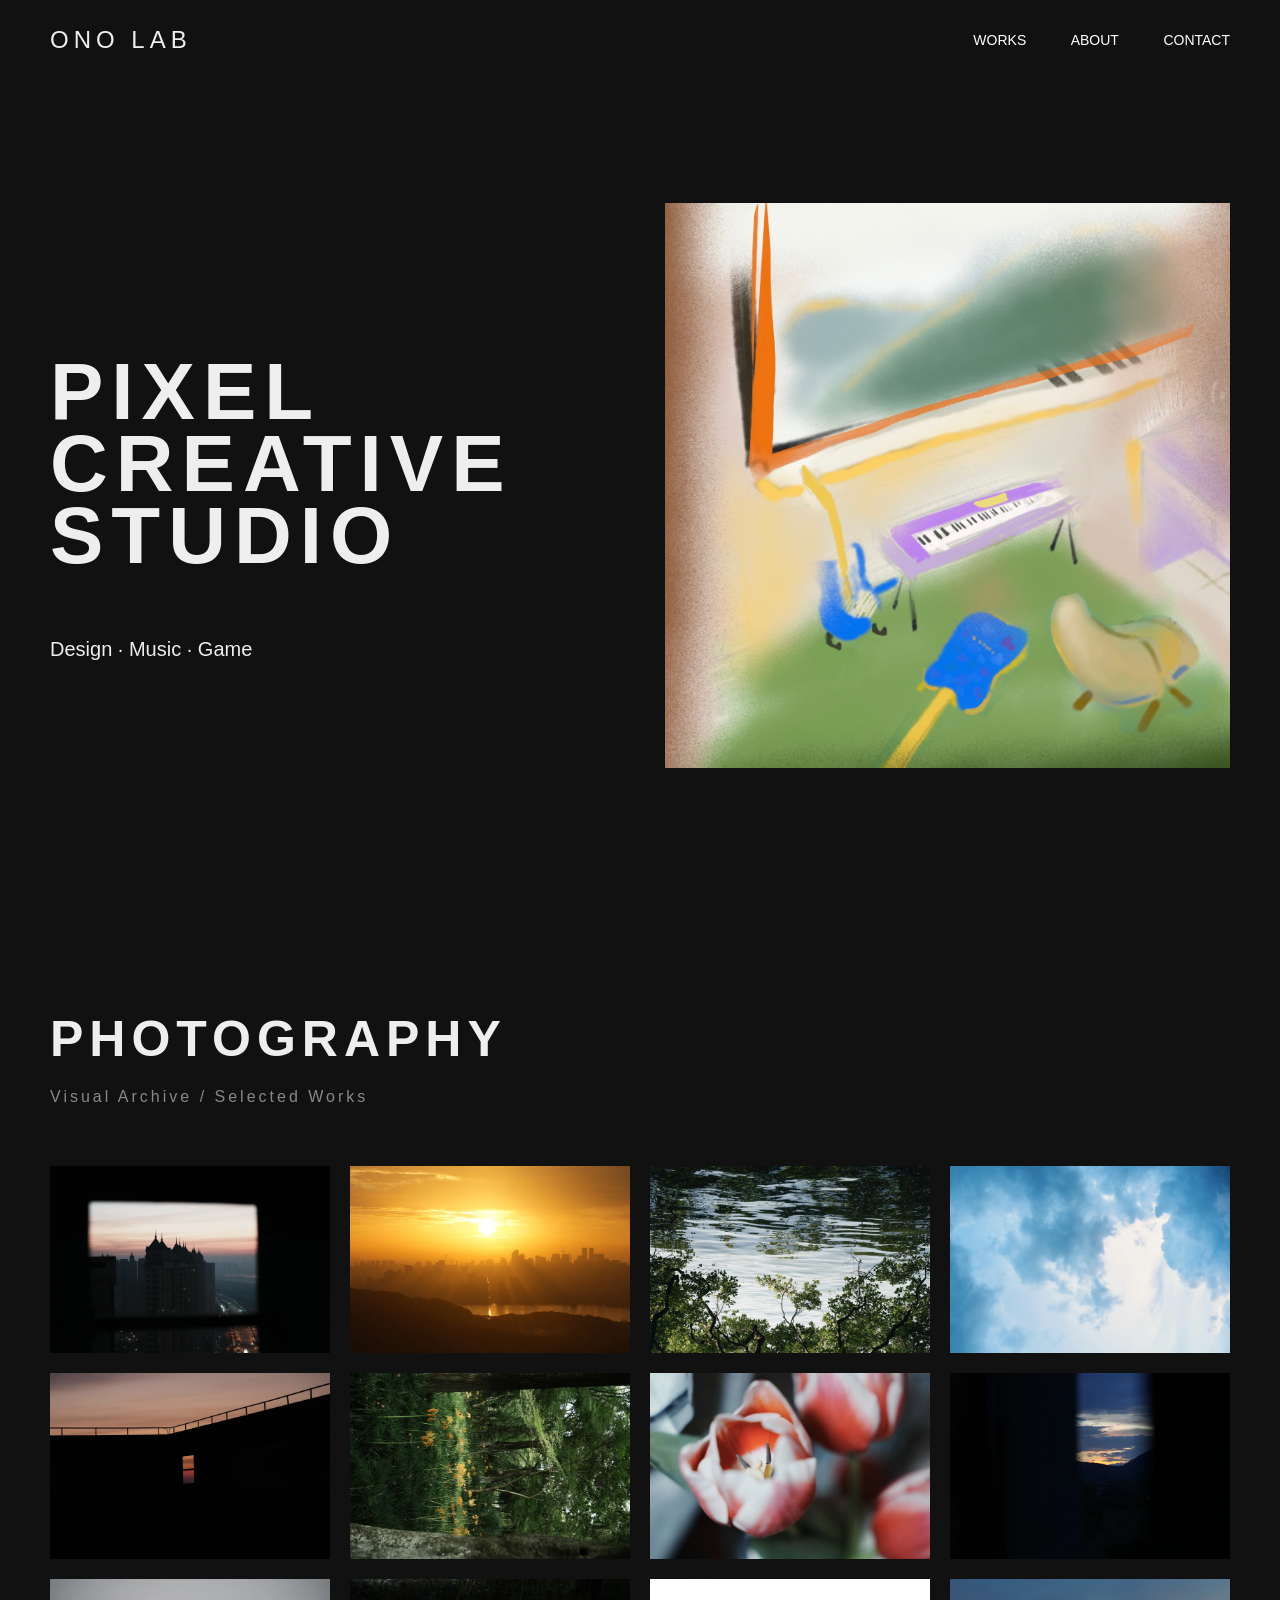
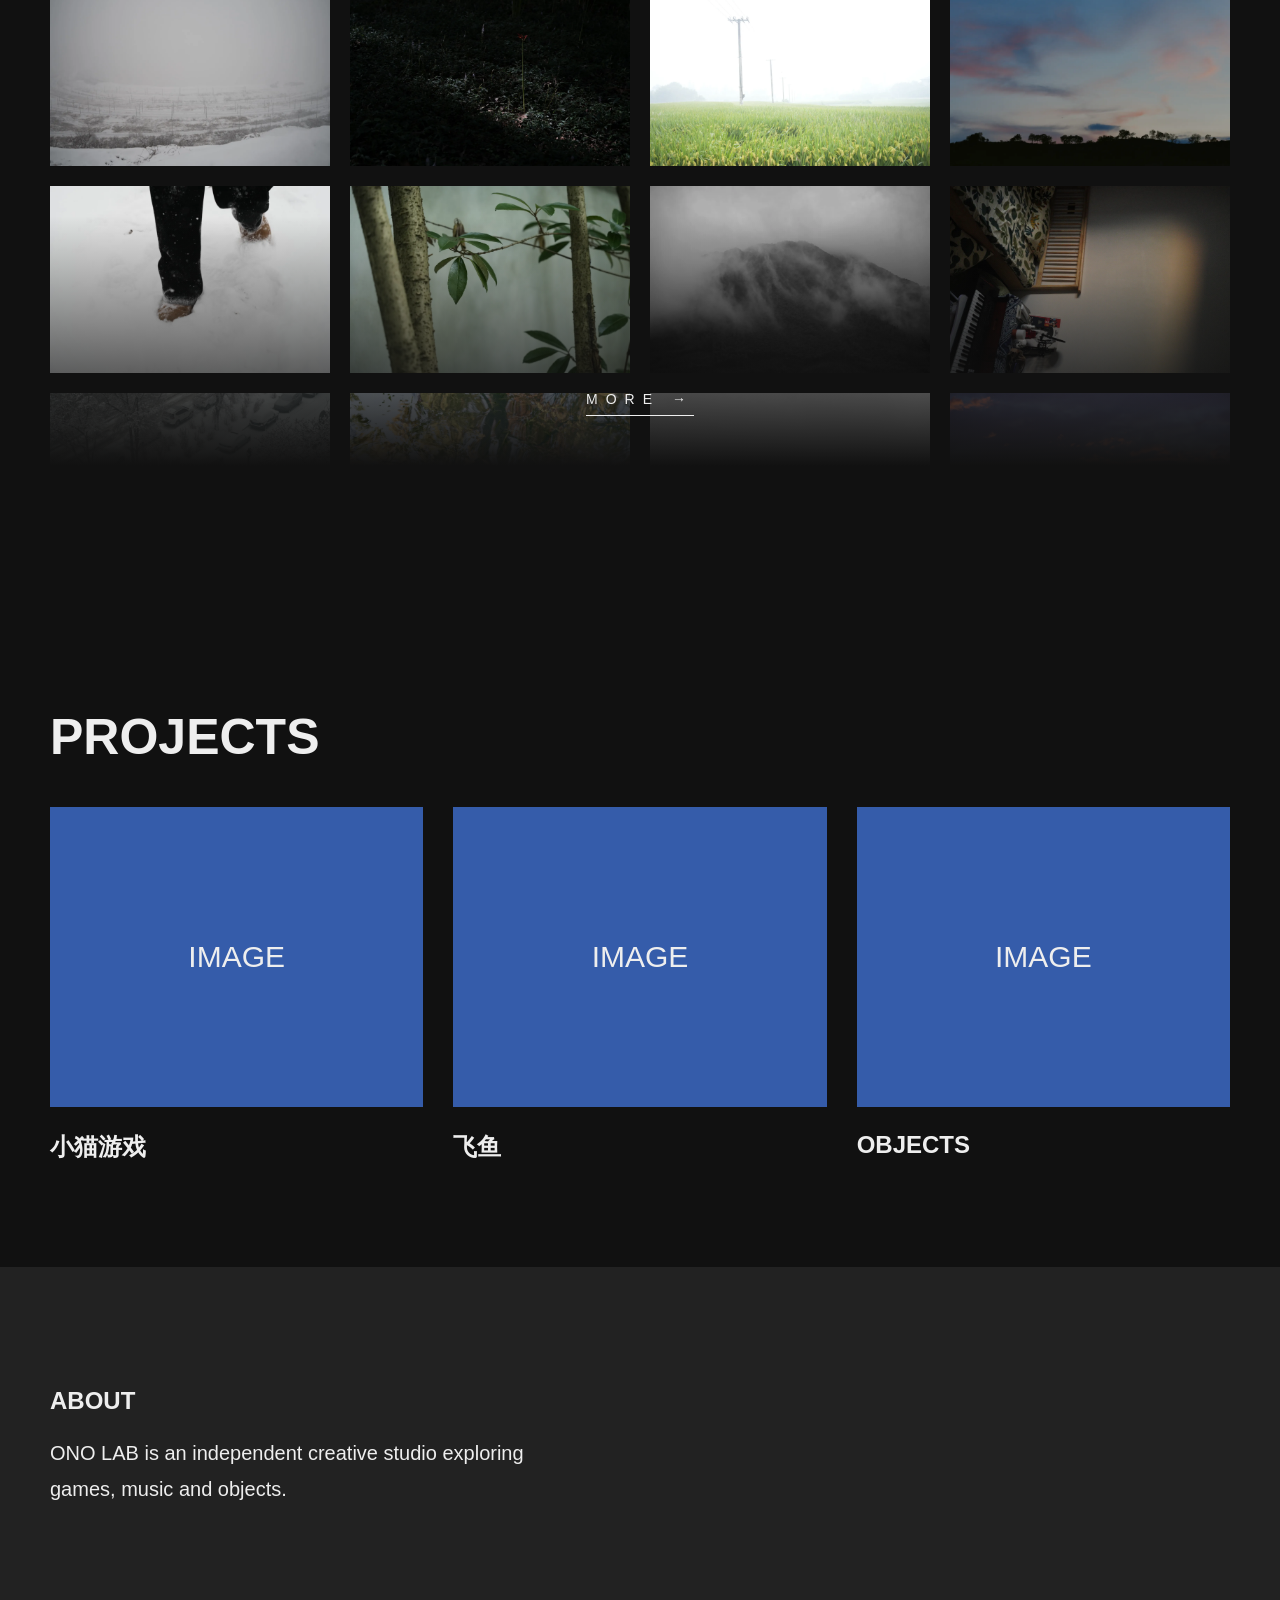
<file: index.html>
<!DOCTYPE html>
<html>

<head>

<title>ONO LAB</title>

<link rel="icon" href="image/logo.JPG">

<link rel="stylesheet" href="style.css">

</head>


<body>


<!-- 顶部导航 -->
<header>

    <div class="logo">
        ONO LAB
    </div>


    <nav>
        <a href="#">WORKS</a>
        <a href="#">ABOUT</a>
        <a href="#">CONTACT</a>
    </nav>


</header>




<!-- 首页第一屏 -->
<section class="hero">


    <div class="hero-text">

        <h1>
            PIXEL<br>
            CREATIVE<br>
            STUDIO
        </h1>


        <p>
            Design · Music · Game
        </p>


    </div>



    <!-- 主视觉图片 -->
    <div class="hero-image">

        <img src="image/hero1.jpg">

    </div>



</section>






<!-- 摄影作品区域 -->
<section class="photography">


<h2>
PHOTOGRAPHY
</h2>


<p class="subtitle">
Visual Archive / Selected Works
</p>


<div class="photo-wrapper">


    <div class="photo-grid" id="photoGrid">

    </div>


    <div class="photo-mask">

     <a href="photography.html" class="more">
    MORE →
</a>

    </div>


</div>


</section>


    <!-- JS会自动生成图片 -->
    <div class="photo-grid" id="photoGrid">


    </div>



</section>







<!-- 项目区域 -->
<section class="projects">


    <h2>
        PROJECTS
    </h2>



    <div class="project-grid">



        <div class="card">


            <div class="image-box">
                IMAGE
            </div>


            <h3>
                小猫游戏
            </h3>


        </div>





        <div class="card">


            <div class="image-box">
                IMAGE
            </div>


            <h3>
                飞鱼
            </h3>


        </div>





        <div class="card">


            <div class="image-box">
                IMAGE
            </div>


            <h3>
                OBJECTS
            </h3>


        </div>



    </div>


</section>







<!-- 关于区域 -->
<section class="about">


    <h2>
        ABOUT
    </h2>



    <p>
        ONO LAB is an independent creative studio exploring
        games, music and objects.
    </p>



</section>






<!-- JavaScript -->
<script src="photos.js"></script>

<script src="script.js"></script>



</body>

</html>
</file>
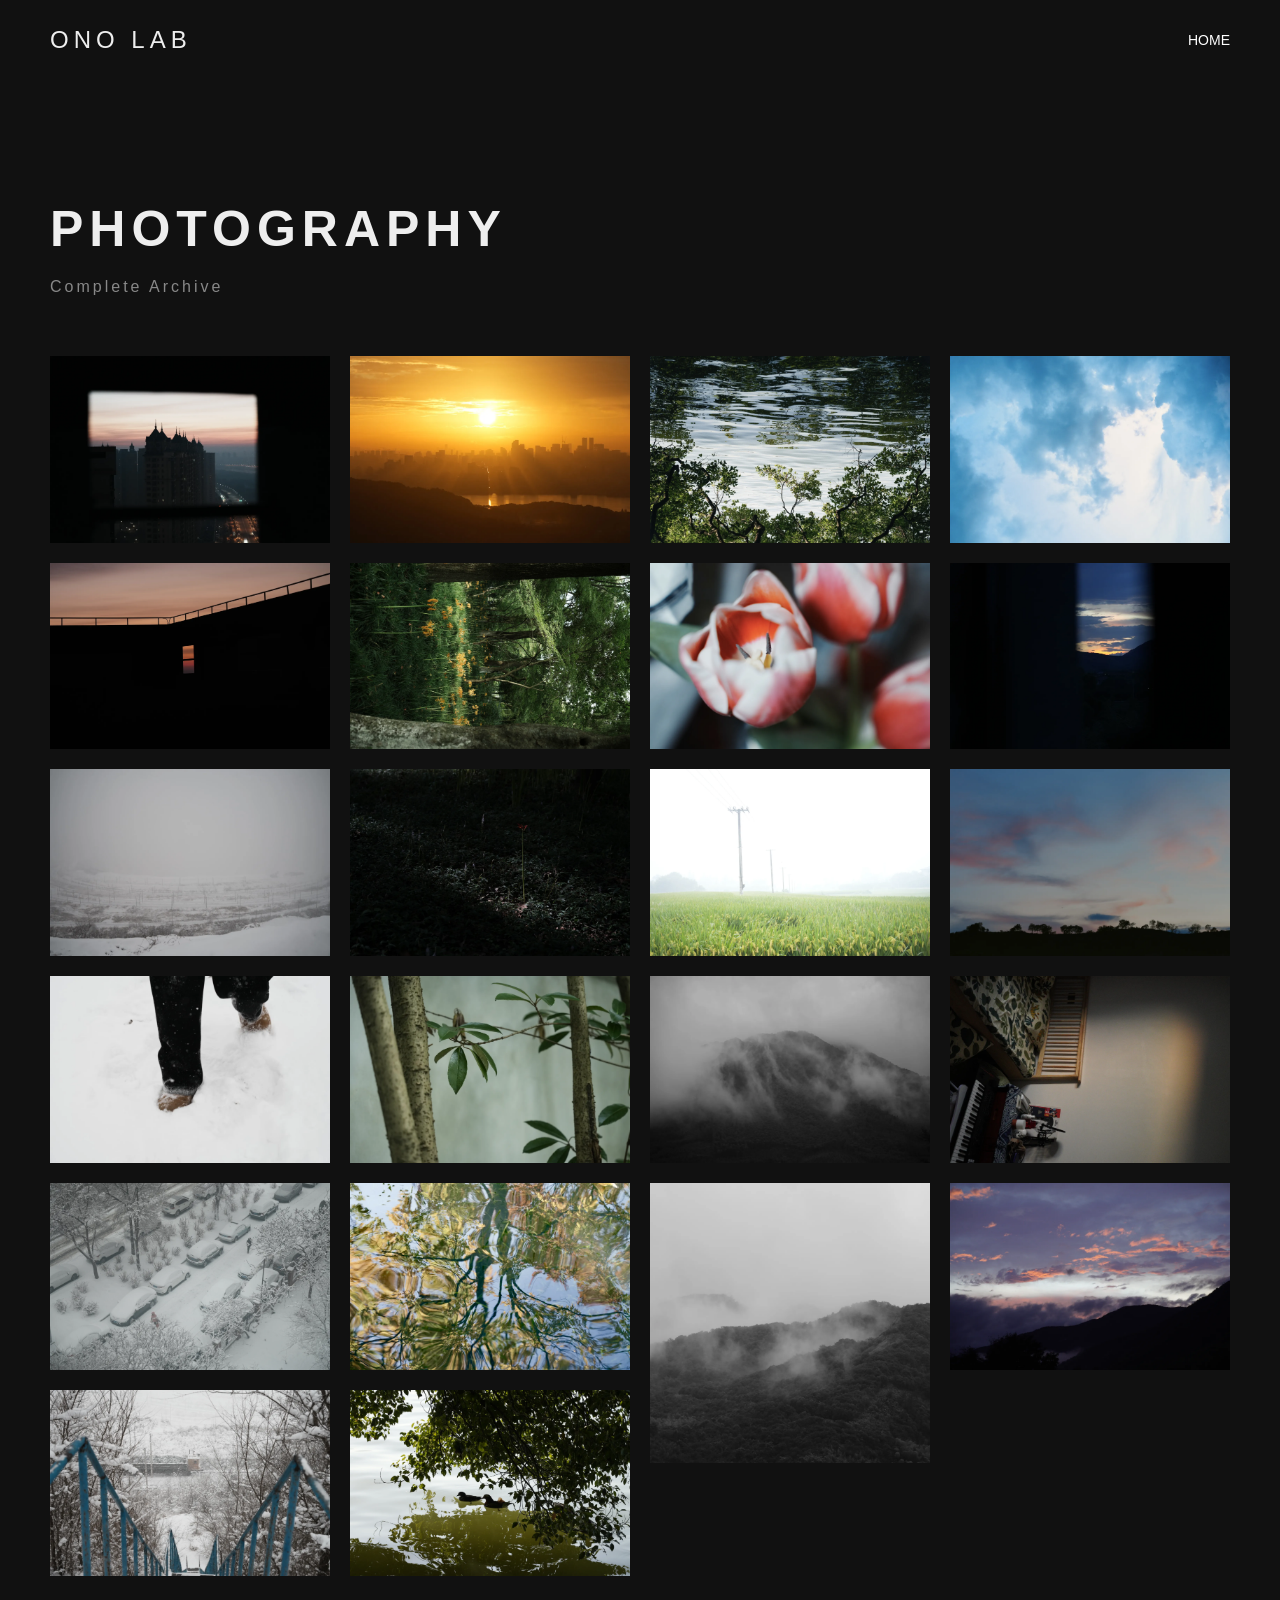
<file: photography.html>
<!DOCTYPE html>
<html>

<head>

<title>ONO LAB - Photography</title>

<link rel="stylesheet" href="style.css">

</head>


<body>


<header>

<div class="logo">
ONO LAB
</div>


<nav>

<a href="index.html">
HOME
</a>

</nav>


</header>



<section class="photography">


<h2>
PHOTOGRAPHY
</h2>


<p class="subtitle">
Complete Archive
</p>


<div class="photo-grid" id="photoGrid">


</div>


</section>




<script src="photos.js"></script>

<script src="script.js"></script>


</body>

</html>
</file>
<file: style.css>
*{
    box-sizing:border-box;
}



body{

    margin:0;

    background:#111;

    color:#eee;

    font-family:
    Arial,
    sans-serif;

}



header{

    height:80px;

    padding:30px 50px;

    display:flex;

    justify-content:space-between;

    align-items:center;

}



.logo{

    font-size:24px;

    letter-spacing:5px;

}



nav a{

    color:white;

    text-decoration:none;

    margin-left:40px;

    font-size:14px;

}





.hero{

    min-height:90vh;

    padding:60px 50px;


    display:flex;

    gap:50px;

    align-items:center;

}



.hero-text{

    flex:1;

}



.hero-text h1{


    font-size:80px;

    line-height:0.9;

    letter-spacing:8px;

}



.hero-text p{

    margin-top:40px;

    font-size:20px;

}





.hero-image{


    flex:1;


    height:600px;


    display:flex;

    justify-content:center;

    align-items:center;


    font-size:40px;


    image-rendering:auto;

}



/* 首页主视觉图片 */

.hero-image img{

    width:100%;

    height:100%;

    object-fit:contain;

}





.projects{


    padding:80px 50px;


}



.projects h2{

    font-size:50px;

}





.project-grid{


    display:grid;

    grid-template-columns:
    repeat(3,1fr);


    gap:30px;


}



.image-box{


    height:300px;

    background:#355caa;


    display:flex;

    justify-content:center;

    align-items:center;


    font-size:30px;

}


/* 项目图片 */

.image-box img{

    width:100%;

    height:100%;

    object-fit:contain;

}



.card h3{

    font-size:24px;

}





.about{


    padding:100px 50px;


    background:#222;


}


.about p{

    max-width:500px;

    font-size:20px;

    line-height:1.8;

}
/* =====================
   Photography
===================== */


.photography{

    padding:120px 50px;

}



.photography h2{

    font-size:50px;

    letter-spacing:6px;

    margin:0 0 20px 0;

}



.photography .subtitle{

    color:#888;

    font-size:16px;

    letter-spacing:3px;

    margin-bottom:60px;

}



/* 瀑布流图片墙 */

.photo-grid{

    columns:4;

    column-gap:20px;

}



/* 图片 */

.photo-grid img{

    width:100%;

    display:block;

    margin-bottom:20px;

    break-inside:avoid;


    transition:
        transform 0.8s cubic-bezier(.2,.8,.2,1),
        opacity 0.5s;

}



.photo-grid img:hover{

    transform:scale(1.12);

    opacity:0.75;

}



/* 鼠标经过 */

.photo-grid img:hover{

    transform:scale(1.12);

    opacity:0.85;

}





/* MORE */

.more{

    display:block;

    margin-top:70px;

    color:#eee;

    text-decoration:none;

    font-size:14px;

    letter-spacing:6px;

    transition:0.3s;

}



.more:hover{

    opacity:0.5;

}







/* =====================
   Responsive
===================== */


@media(max-width:1200px){


    .photo-grid{

        columns:3;

    }


}




@media(max-width:768px){


    .photography{

        padding:80px 20px;

    }



    .photography h2{

        font-size:36px;

    }



    .photo-grid{

        columns:2;

        column-gap:15px;

    }



    .photo-grid img{

        margin-bottom:15px;

    }


}
.photo-wrapper{

    position:relative;

    max-height:900px;

    overflow:hidden;

}



.photo-mask{

    position:absolute;

    bottom:0;

    left:0;

    width:100%;

    height:250px;


    display:flex;

    justify-content:center;

    align-items:flex-end;

    padding-bottom:50px;


    background:

    linear-gradient(
        transparent,
        #111
    );

}
.more{

    color:#eee;

    font-size:14px;

    letter-spacing:8px;

    text-decoration:none;

    border-bottom:1px solid #eee;

    padding-bottom:8px;

}
</file>
